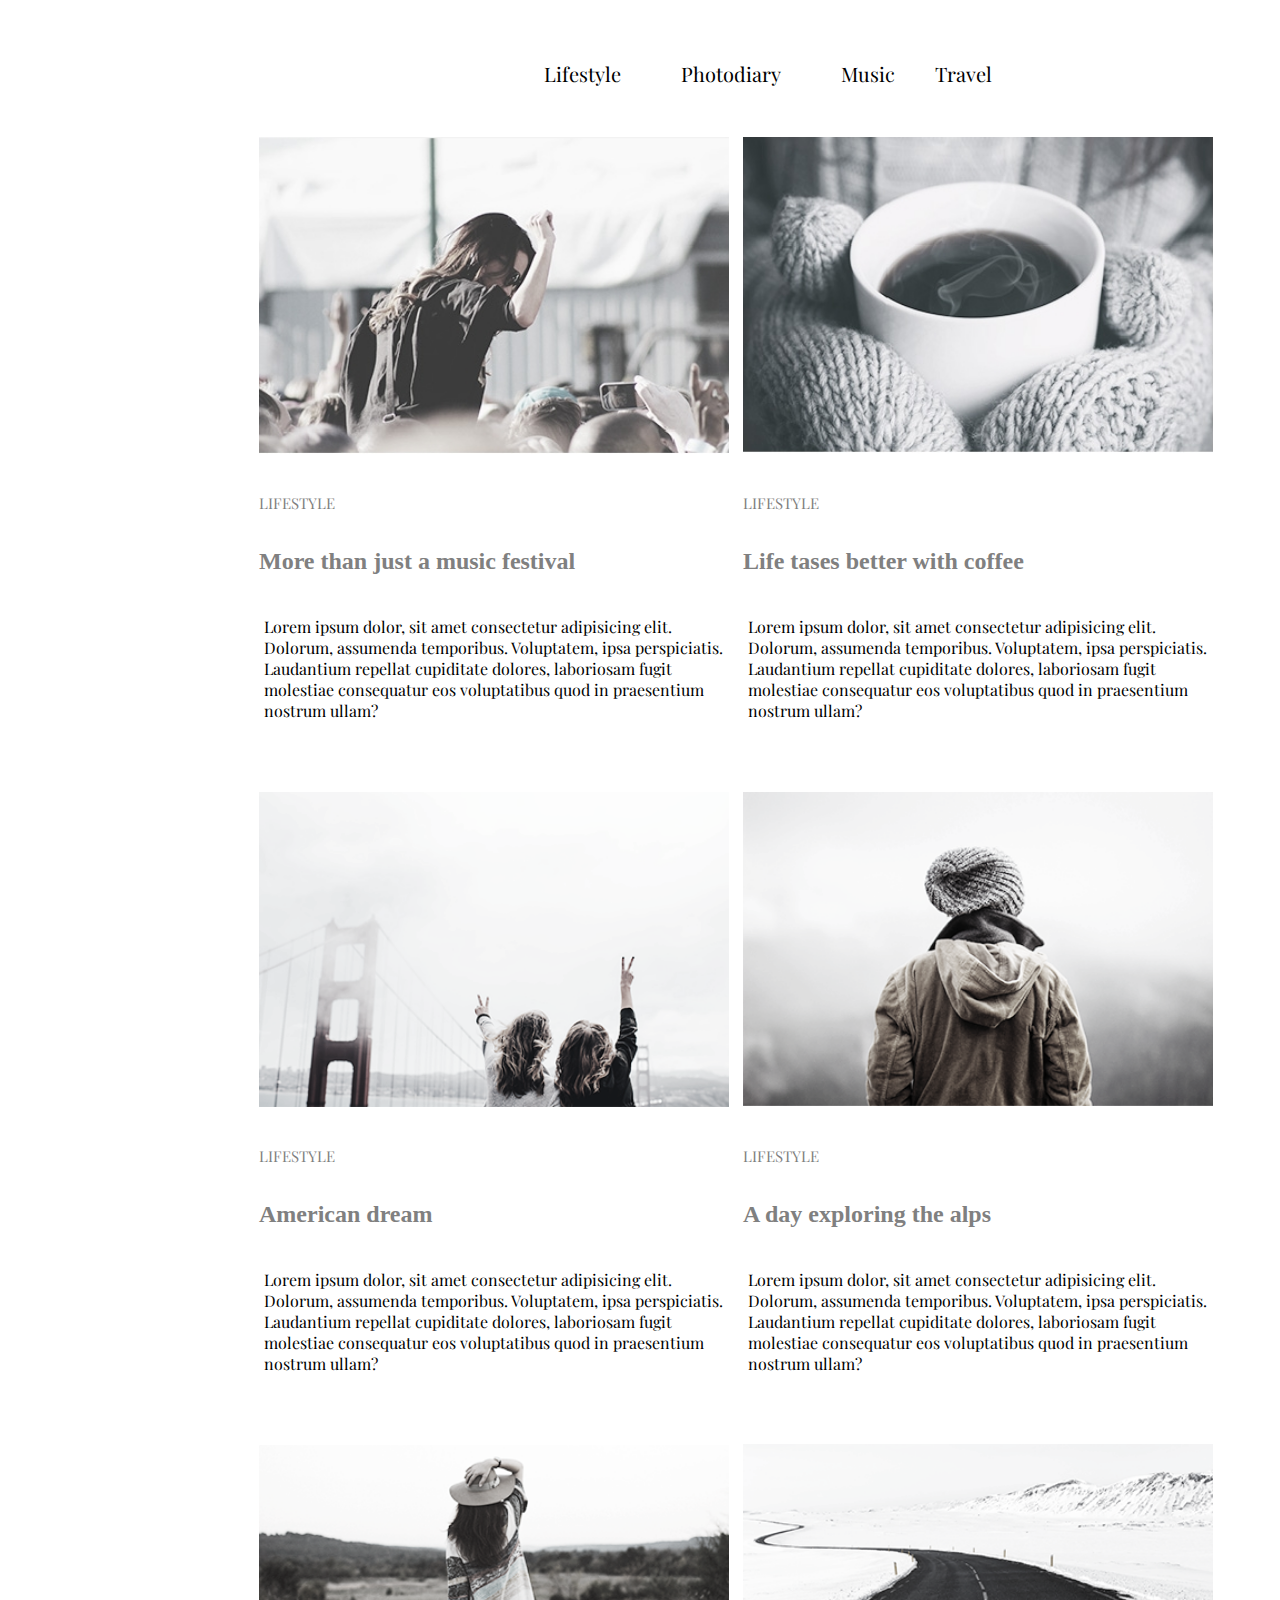
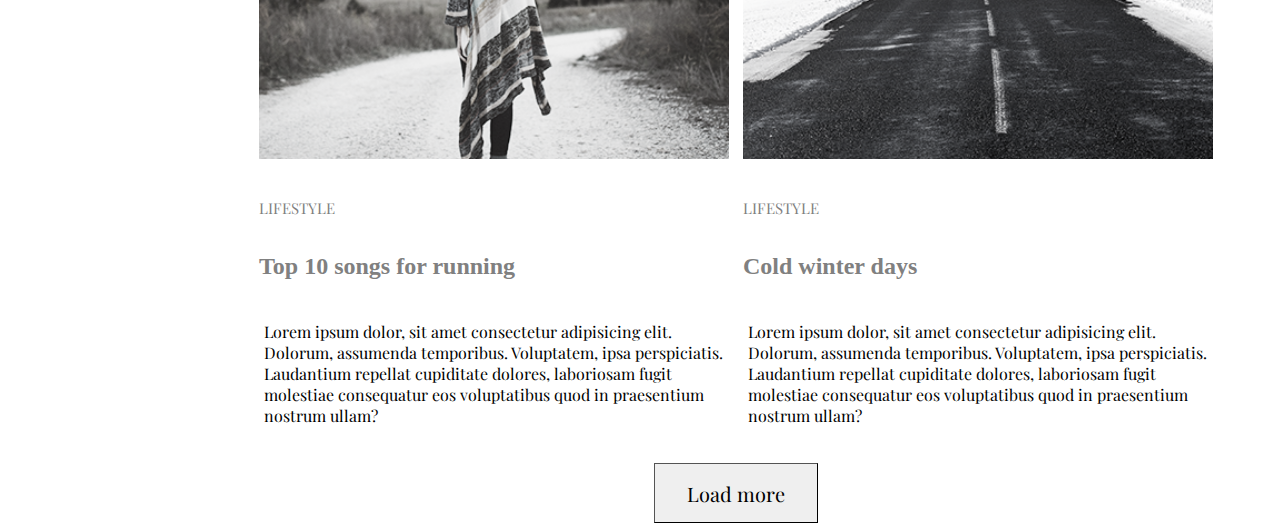
<file: goit-fe-course/index.html>
<!DOCTYPE html>
<html lang="en">
<head>
    <meta charset="UTF-8">
    <meta name="viewport" content="width=device-width, initial-scale=1.0">
    <meta http-equiv="X-UA-Compatible" content="ie=edge">
    <title>Document</title>
    <link rel="stylesheet" href="index.css">
</head>
<body>
    <p class="container"><container>
    <div class="menu">
        <ul>
     <li><p class="color" id="firstmenu">Lifestyle</p></li>
     <li><p class="color">Photodiary</p></li>
     <li><p class="color">Music</p></li>
    <li><p class="color" id="lastmenu">Travel</p></li>
        </ul>
        </div>
        <div class="list">
            <img src="./img/1.png" class="lifestylepng" width="470px">
            <p class="lifestyle">LIFESTYLE</p>
            <h2 class="title">More than just a music festival</h2>
            <p class="text">Lorem ipsum dolor, sit amet consectetur adipisicing elit. Dolorum, assumenda temporibus. Voluptatem, ipsa perspiciatis. Laudantium repellat cupiditate dolores, laboriosam fugit molestiae consequatur eos voluptatibus quod in praesentium nostrum ullam?</p>
            </div>
            <div class="list2">
                <img src="./img/2.png" class="lifestylepng2"  id="lspng2" width="470px">
                <p class="lifestyle2">LIFESTYLE</p>
                <h2 class="title2">Life tases better with coffee</h2>
                <p class="text2">Lorem ipsum dolor, sit amet consectetur adipisicing elit. Dolorum, assumenda temporibus. Voluptatem, ipsa perspiciatis. Laudantium repellat cupiditate dolores, laboriosam fugit molestiae consequatur eos voluptatibus quod in praesentium nostrum ullam?</p>
            </div>

                 
            <div class="list">
                <img src="./img/3.png" class="lifestylepng3" width="470px">
            <p class="lifestyle">LIFESTYLE</p>
            <h2 class="title">American dream</h2>
            <p class="text2">Lorem ipsum dolor, sit amet consectetur adipisicing elit. Dolorum, assumenda temporibus. Voluptatem, ipsa perspiciatis. Laudantium repellat cupiditate dolores, laboriosam fugit molestiae consequatur eos voluptatibus quod in praesentium nostrum ullam?</p>
            </div>
            <div class="list2">
                <img src="./img/4.png" class="lifestylepng4" id="lspng4" width="470px">
                <p class="lifestyle2">LIFESTYLE</p>
                <h2 class="title2">A day exploring the alps</h2>
                <p class="text2">Lorem ipsum dolor, sit amet consectetur adipisicing elit. Dolorum, assumenda temporibus. Voluptatem, ipsa perspiciatis. Laudantium repellat cupiditate dolores, laboriosam fugit molestiae consequatur eos voluptatibus quod in praesentium nostrum ullam?</p>
            </div>
            <div class="list">
                <img src="./img/5.png" class="lifestylepng3" width="470px">
            <p class="lifestyle">LIFESTYLE</p>
            <h2 class="title">Top 10 songs for running</h2>
            <p class="text2">Lorem ipsum dolor, sit amet consectetur adipisicing elit. Dolorum, assumenda temporibus. Voluptatem, ipsa perspiciatis. Laudantium repellat cupiditate dolores, laboriosam fugit molestiae consequatur eos voluptatibus quod in praesentium nostrum ullam?</p>
            </div>
            <div class="list2">
                <img src="./img/6.png" class="lifestylepng4" id="lifestylepng4" width="470px">
                <p class="lifestyle2">LIFESTYLE</p>
                <h2 class="title2">Cold winter days</h2>
                <p class="text2">Lorem ipsum dolor, sit amet consectetur adipisicing elit. Dolorum, assumenda temporibus. Voluptatem, ipsa perspiciatis. Laudantium repellat cupiditate dolores, laboriosam fugit molestiae consequatur eos voluptatibus quod in praesentium nostrum ullam?</p>
            </div>
            </container></p>
            <button class="button">Load more</button>
</body>
</html>
</file>
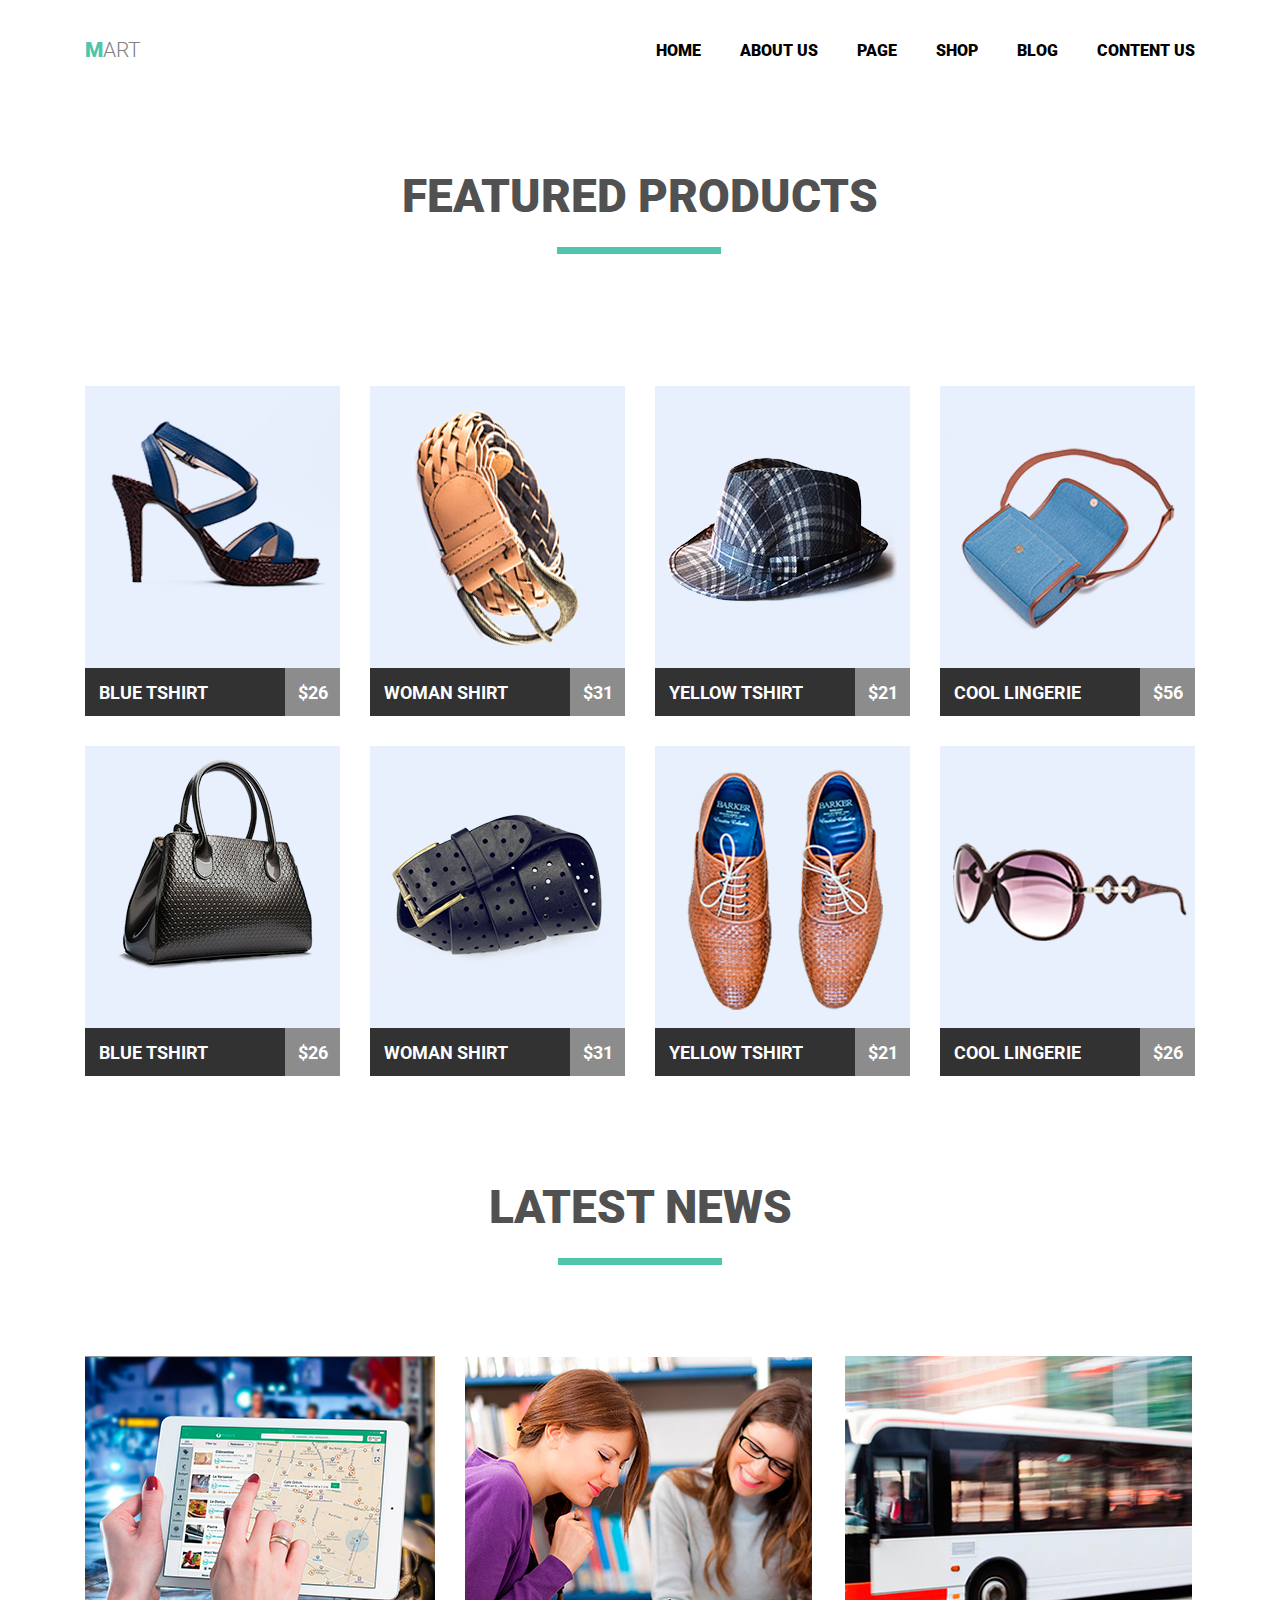
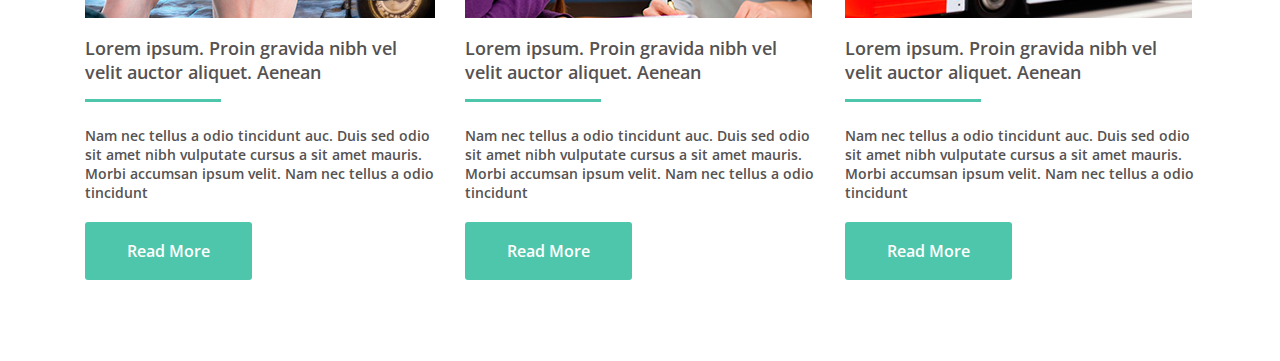
<file: hm-4/index.html>
<!DOCTYPE html>
<html lang="en">
<head>
  <meta charset="UTF-8">
  <meta name="viewport" content="width=device-width, initial-scale=1.0">
  <meta http-equiv="X-UA-Compatible" content="ie=edge">
  <link rel="stylesheet" href="./style.css">
  <title>Document</title>
</head>
<body>
  <header class="page-head container">
  <nav class="page-nav" >
    <h1 class="logo" >mart</h1>
    <ul class="site-navigation" >
      <li><a href="">home</a></li>
      <li><a href="">about us</a></li>
      <li><a href="">page</a></li>
      <li><a href="">shop</a></li>
      <li><a href="">blog</a></li>
      <li><a href="">content us</a></li>
    </ul>
 </nav>
</header>
<main class="main container">
  <section class="shop">
  <h2 class="shop-title">featured products</h2>
  <ul class="shop-menu">
    <li class="shop-menu-item">
      <a href="" class="shop-menu-item-link">
        <img src="./img/big1.png" alt="" class="shop-menu-item-img">
          <div class="wrapper">
            <span class="product-description">blue tshirt</span>
            <span class="product-price">$26</span>
          </div>
        </a>
    </li>
    <li class="shop-menu-item">
      <a href="" class="shop-menu-item-link">
        <img src="./img/big2.png" alt="" class="shop-menu-item-img">
          <div class="wrapper">
            <span class="product-description">woman shirt</span>
            <span class="product-price">$31</span>
          </div>
        </a>
    </li>
    <li class="shop-menu-item">
      <a href="" class="shop-menu-item-link">
        <img src="./img/big3.png" alt="" class="shop-menu-item-img">
          <div class="wrapper">
            <span class="product-description">yellow tshirt</span>
            <span class="product-price">$21</span>
          </div>
        </a>
    </li>
    <li class="shop-menu-item">
      <a href="" class="shop-menu-item-link">
        <img src="./img/big4.png" alt="" class="shop-menu-item-img">
          <div class="wrapper">
            <span class="product-description">cool lingerie</span>
            <span class="product-price">$56</span>
          </div>
        </a>
    </li>
    <li class="shop-menu-item">
      <a href="" class="shop-menu-item-link">
        <img src="./img/big5.png" alt="" class="shop-menu-item-img">
          <div class="wrapper">
            <span class="product-description">blue tshirt</span>
            <span class="product-price">$26</span>
          </div>
        </a>
    </li>
    <li class="shop-menu-item">
      <a href="" class="shop-menu-item-link">
        <img src="./img/big6.png" alt="" class="shop-menu-item-img">
          <div class="wrapper">
            <span class="product-description">woman shirt</span>
            <span class="product-price">$31</span>
          </div>
        </a>
    </li>
    <li class="shop-menu-item">
      <a href="" class="shop-menu-item-link">
        <img src="./img/big7.png" alt="" class="shop-menu-item-img">
          <div class="wrapper">
              <span class="product-description">yellow tshirt</span>
              <span class="product-price">$21</span>
          </div>
        </a>
    </li>
    <li class="shop-menu-item">
      <a href="" class="shop-menu-item-link">
        <img src="./img/big8.png" alt="" class="shop-menu-item-img">
          <div class="wrapper">
            <span class="product-description">cool lingerie</span>
            <span class="product-price">$26</span>
          </div>
        </a>
    </li>
  </ul>
</section>
<section class="footer container">
    <h2 class="footer-title">latest news</h2>
    <ul class="footer-menu">
      <li class="footer-menu-item">
        <img src="./img/big9.png" alt="pictures" class="footer-menu-item-img">
          <p class="footer-p">Lorem ipsum. Proin gravida nibh vel velit auctor aliquet. Aenean</p>
          <p class="footer-p-1">Nam nec tellus a odio tincidunt auc. Duis sed odio sit amet nibh vulputate cursus a sit amet mauris. Morbi accumsan ipsum velit. Nam nec tellus a odio tincidunt</p>
          <button class="footer-button">Read More</button>
      </li>
      <li class="footer-menu-item">
        <img src="./img/big10.png" alt="pictures" class="footer-menu-item-img">
          <p class="footer-p">Lorem ipsum. Proin gravida nibh vel velit auctor aliquet. Aenean</p>
          <p class="footer-p-1">Nam nec tellus a odio tincidunt auc. Duis sed odio sit amet nibh vulputate cursus a sit amet mauris. Morbi accumsan ipsum velit. Nam nec tellus a odio tincidunt</p>
          <button class="footer-button">Read More</button>
      </li>
      <li class="footer-menu-item">
        <img src="./img/big11.png" alt="pictures" class="footer-menu-item-img">
          <p class="footer-p">Lorem ipsum. Proin gravida nibh vel velit auctor aliquet. Aenean</p>
          <p class="footer-p-1">Nam nec tellus a odio tincidunt auc. Duis sed odio sit amet nibh vulputate cursus a sit amet mauris. Morbi accumsan ipsum velit. Nam nec tellus a odio tincidunt</p>
          <button class="footer-button">Read More</button>
      </li>
    </ul>
</section>
</main>  
</body>
</html>
</file>
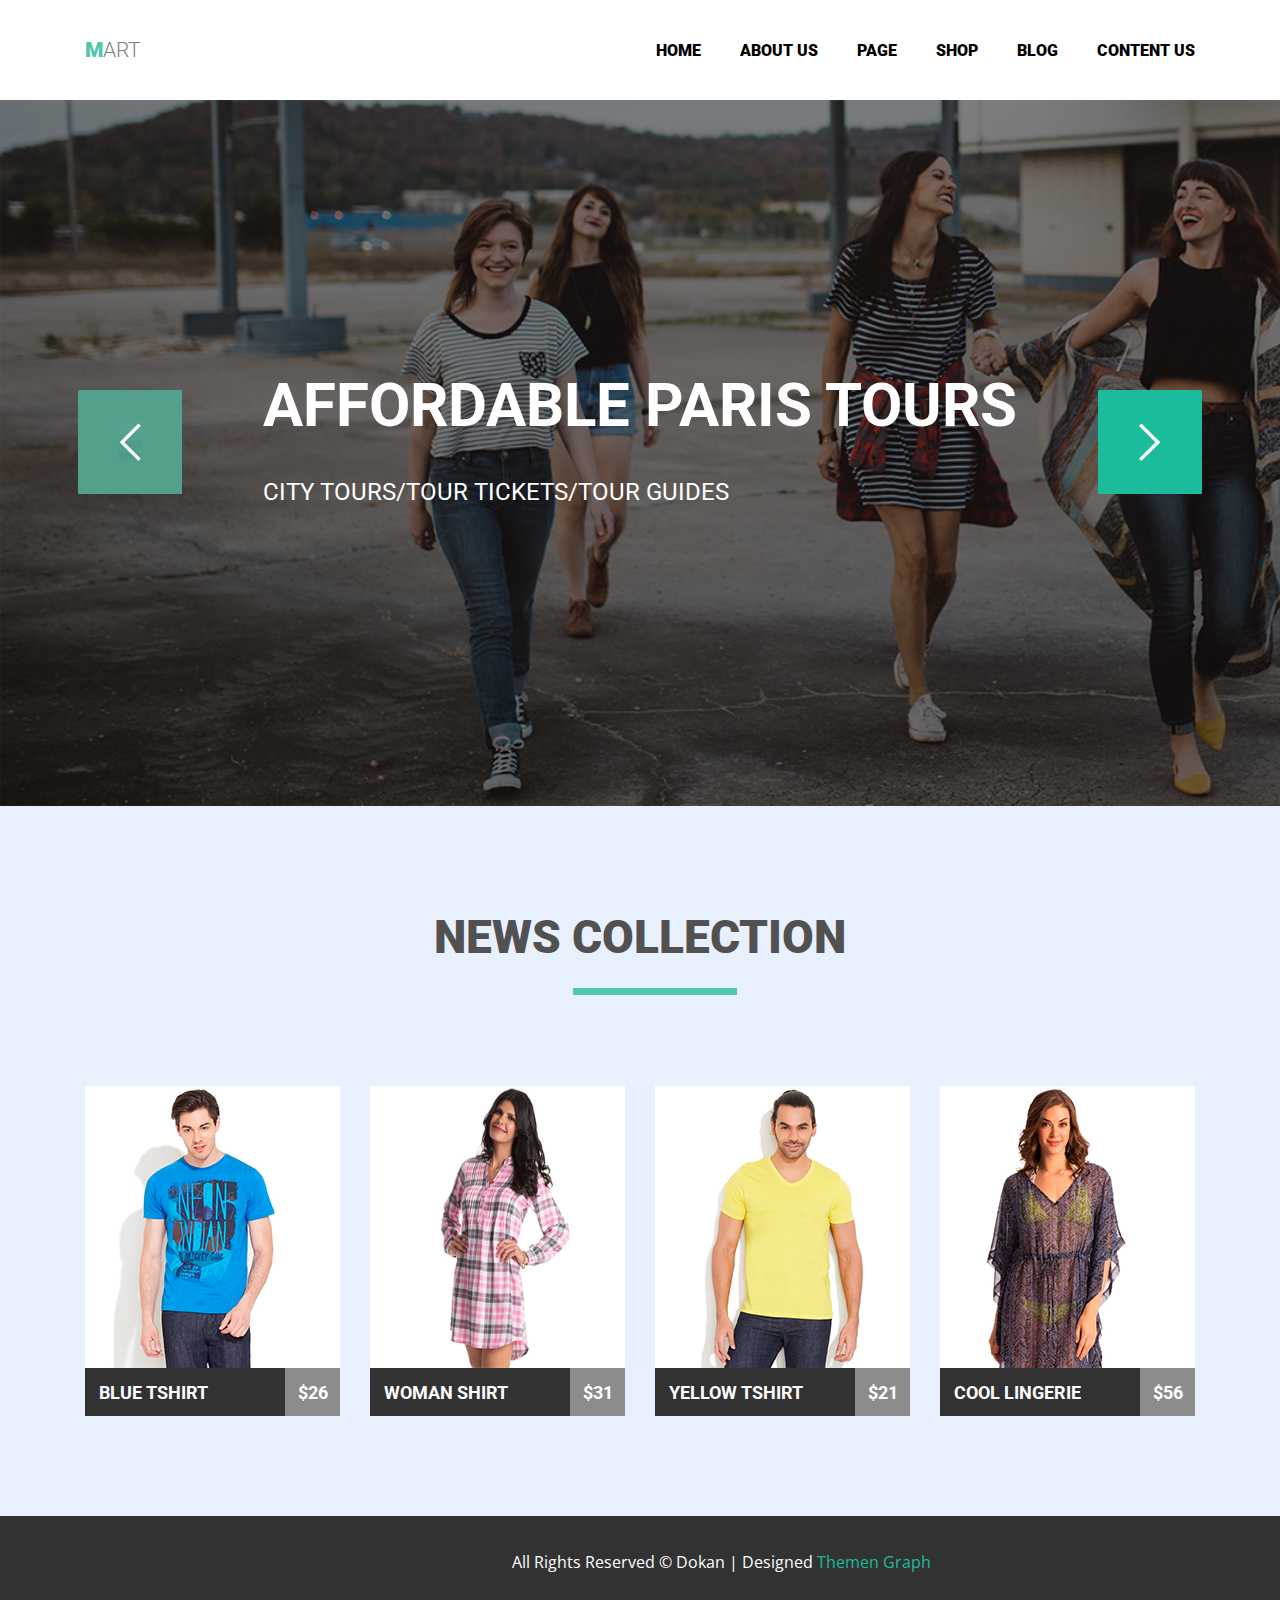
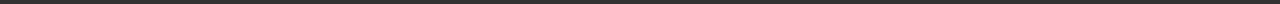
<file: hm-5/index.html>
<!DOCTYPE html>
<html lang="en">
<head>
  <meta charset="UTF-8">
  <meta name="viewport" content="width=device-width, initial-scale=1.0">
  <meta http-equiv="X-UA-Compatible" content="ie=edge">
  <link rel="stylesheet" href="./css/style.css">
  <title>Document</title>
</head>
<body>
  <header class="page-head container">
  <nav class="page-nav" >
    <h1 class="logo" >mart</h1>
    <ul class="site-navigation" >
      <li><a href="">home</a></li>
      <li><a href="">about us</a></li>
      <li><a href="">page</a></li>
      <li><a href="">shop</a></li>
      <li><a href="">blog</a></li>
      <li><a href="">content us</a></li>
    </ul>
 </nav>
</header>
<main class="main">
  <section class="shop">
      <div class="shop-wrapper">
          <h2 class="shop-description">affordable paris tours</h2>
          <p class="shop-text">city tours/tour tickets/tour guides</p>
      </div>
</section>
<section class="pre-footer">
    <section class="footer container">
    <h2 class="footer-title">news collection</h2>
    <ul class="footer-menu">
      <li class="footer-menu-item">
            <a href="" class="footer-menu-item-link">
                <img src="./img/liq1.png" alt="pictures" class="footer-menu-item-img">
                <div class="wrapper">
                    <span class="product-description">blue tshirt</span>
                    <span class="product-price">$26</span>
            </div>
            <div class="all">
                <div class="hidden-menu">
                <ul class="hidden-ul">
                  <li class="hidden-li"><button class="b-img"></button></li>
                  <li class="hidden-li"><button class="b-img"></button></li>
                  <li class="hidden-li"><button class="b-img"></button></li>
                </ul>
                <div class="invintebel"><img src="./img/truck.png" alt=""
                  class="img-invintebel"><p class="invintebel-p">ADD TO CART</p></div>
              </div>
            </div>
          </a>
      </li>
      <li class="footer-menu-item">
            <a href="" class="footer-menu-item-link">
                <img src="./img/liq2.png" width="255" height="282" alt="pictures" class="footer-menu-item-img">
                <div class="wrapper">
                    <span class="product-description">woman shirt</span>
                    <span class="product-price">$31</span>
             </div>
             <div class="all">
                <div class="hidden-menu">
                <ul class="hidden-ul">
                  <li class="hidden-li"><img src="./img/heart.png" alt="" class="b-img"></li>
                  <li class="hidden-li"><img src="./img/sight.png" alt="" class="b-img"></li>
                  <li class="hidden-li"><img src="./img/clock.png" alt="" class="b-img"></li>
                </ul>
                <div class="invintebel">
                  <img src="./img/truck.png" alt=""
                  class="img-invintebel"><p class="invintebel-p">ADD TO CART</p></div>
              </div>
            </div>
           </a>
      </li>
      <li class="footer-menu-item">
            <a href="" class="footer-menu-item-link">
                 <img src="./img/liq3.png" alt="pictures" class="footer-menu-item-img">
                 <div class="wrapper">
                     <span class="product-description">yellow tshirt</span>
                     <span class="product-price">$21</span>
             </div>
             <div class="all">
                <div class="hidden-menu">
                <ul class="hidden-ul">
                  <li class="hidden-li"><img src="./img/heart.png" alt="" class="b-img"></li>
                  <li class="hidden-li"><img src="./img/sight.png" alt="" class="b-img"></li>
                  <li class="hidden-li"><img src="./img/clock.png" alt="" class="b-img"></li>
                </ul>
                <div class="invintebel">
                  <img src="./img/truck.png" alt=""
                  class="img-invintebel"><p class="invintebel-p">ADD TO CART</p></div>
              </div>
            </div>
           </a>
      </li>
      <li class="footer-menu-item">
            <a href="" class="footer-menu-item-link">
                <img src="./img/liq4.png" alt="pictures" class="footer-menu-item-img">
                <div class="wrapper">
                    <span class="product-description">cool lingerie</span>
                    <span class="product-price">$56</span>
             </div>
             <div class="all">
                <div class="hidden-menu">
                <ul class="hidden-ul">
                  <li class="hidden-li"><img src="./img/heart.png" alt="" class="b-img"></li>
                  <li class="hidden-li"><img src="./img/sight.png" alt="" class="b-img"></li>
                  <li class="hidden-li"><img src="./img/clock.png" alt="" class="b-img"></li>
                </ul>
                <div class="invintebel">
                  <img src="./img/truck.png" alt=""
                  class="img-invintebel"><p class="invintebel-p">ADD TO CART</p></div>
              </div>
            </div>
           </a>
      </li>
    </ul>
</section>
</section>
<footer class="stripe">
  <div class="container-footer">
    <p class="text">All Rights Reserved © Dokan | Designed</p>
    <p class="green">Themen Graph</p>
  </div>
</footer>
</main>  
</body>
</html>
</file>
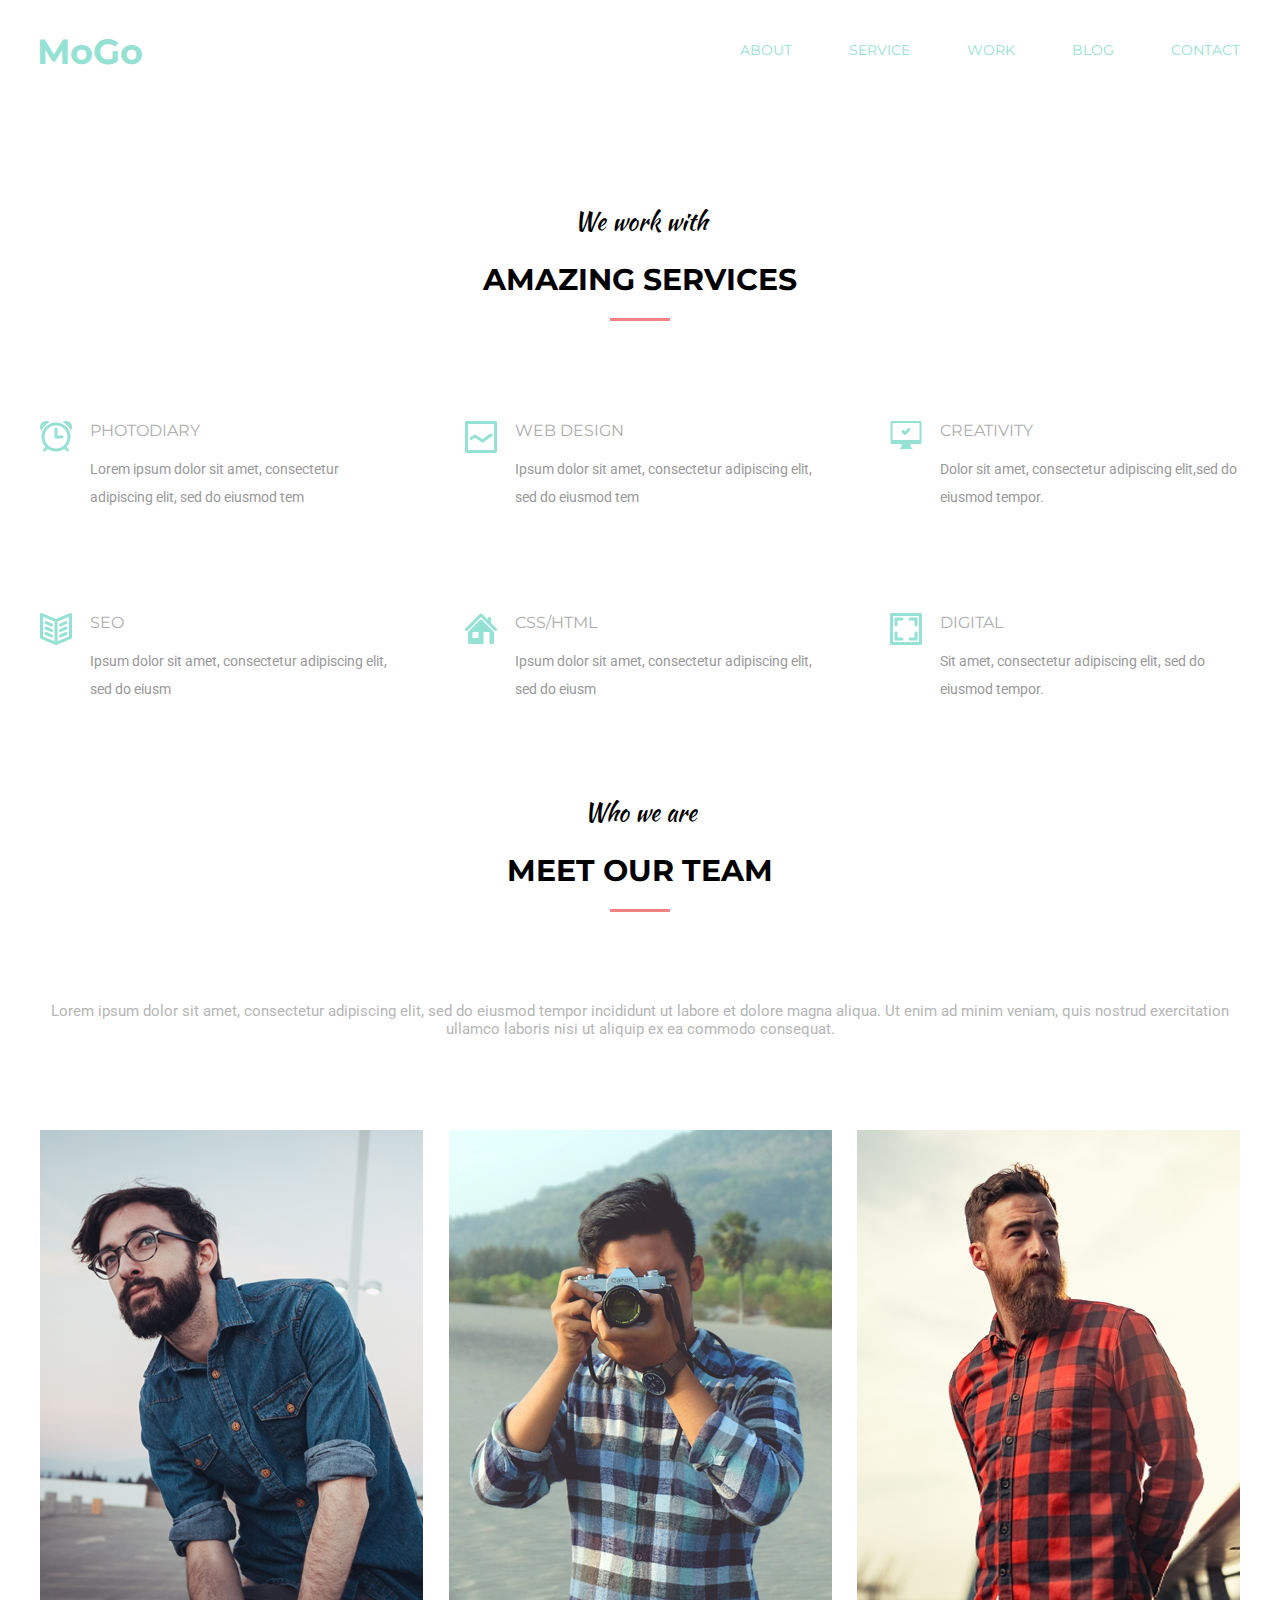
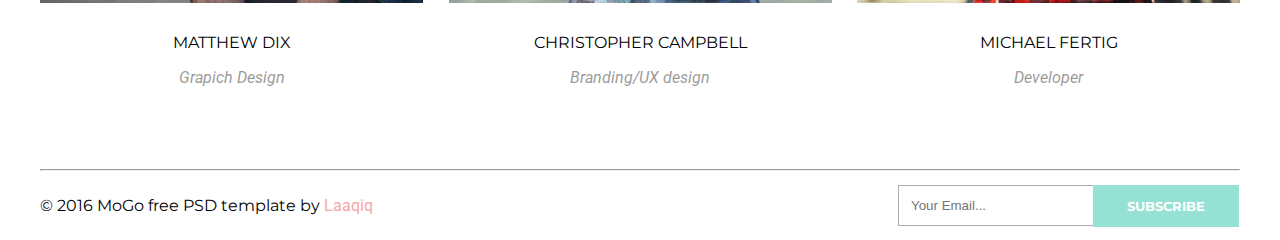
<file: hm-6/index.html>
<!DOCTYPE html>
<html lang="en">
<head>
    <meta charset="UTF-8">
    <meta name="viewport" content="width=device-width, initial-scale=1.0">
    <meta http-equiv="X-UA-Compatible" content="ie=edge">
    <link rel="stylesheet" href="./css/style.css">
    <title>Document</title>
</head>
<body>
    <header class="page-head container">
        <nav class="page-nav">
            <h1 class="logo">MoGo</h1>
                <ul class="site-navigation">
                    <li class="item"><a href="" class="item-link">about<div class="stripe_01"></div></a></li>
                    <li class="item"><a href="" class="item-link">service<div class="stripe_02"></div></a></li>
                    <li class="item"><a href="" class="item-link">work<div class="stripe_03"></div></a></li>
                    <li class="item"><a href="" class="item-link">blog<div class="stripe_04"></div></a></li>
                    <li class="item"><a href="" class="item-link">contact<div class="stripe_05"></div></a></li>
                </ul>
        </nav>
    </header>
    <main class="mainer container">
        <section>
                <p class="serv">We work with</p>
                <h3 class="zagolovok">amazing services</h3>
            <ul class="site-content">
                <li class="item-content">
                    <img src="./img/Alarm.png" alt="Alarm" class="item-img">
                        <p class="p-mainer">photodiary</p>
                        <p class="p-com">Lorem ipsum dolor sit amet, consectetur adipiscing elit, sed do eiusmod tem</p>
                </li>
                <li class="item-content">
                    <img src="./img//Line_Graph.png" alt="Line_Graph" class="item-img">
                        <p class="p-mainer">web design</p>
                        <p class="p-com">Ipsum dolor sit amet, consectetur adipiscing elit, sed do eiusmod tem</p>
                </li>
                <li class="item-content">
                    <img src="./img/Computer.png" alt="Computer" class="item-img">
                        <p class="p-mainer">creativity</p>
                        <p class="p-com">Dolor sit amet, consectetur adipiscing elit,sed do eiusmod tempor.</p>
                </li>
                <li class="item-content">
                    <img src="./img/Book.png" alt="Book" class="item-img">
                        <p class="p-mainer">seo</p>
                        <p class="p-com">Ipsum dolor sit amet, consectetur adipiscing elit, sed do eiusm</p>
                </li>
                <li class="item-content">
                    <img src="./img/Home.png" alt="Home" class="item-img">
                        <p class="p-mainer">css/html</p>
                        <p class="p-com">Ipsum dolor sit amet, consectetur adipiscing elit, sed do eiusm</p>
                </li>
                <li class="item-content">
                    <img src="./img/Image.png" alt="Image" class="item-img">
                        <p class="p-mainer">digital</p>
                        <p class="p-com">Sit amet, consectetur adipiscing elit, sed do eiusmod tempor.</p>
                </li>
            </ul>
        </section>
        <section>
                <p class="footer-serv">Who we are</p>
                <h3 class="footer-zagolovok">meet our team</h3>
                <p class="nothing">Lorem ipsum dolor sit amet, consectetur adipiscing elit, sed do eiusmod tempor incididunt ut labore et dolore magna aliqua. Ut enim ad minim veniam, quis nostrud exercitation ullamco laboris nisi ut aliquip ex ea commodo consequat.</p>
            <ul class="side-bar">
                <li class="side-bar-item">
                    <div class="all">
                      <img src="./img/f-men.png" alt="" class="f-men">
                        <div class="hidden-menu">
                            <ul class="hidden-ul">
                                <li class="hidden-li"><a href=""><img src="./img/facebook.png" alt="" class="f-img-1"></a></li>
                                <li class="hidden-li"><a href=""><img src="./img/twitter.png" alt="" class="f-img-2"></a></li>
                                <li class="hidden-li"><a href=""><img src="./img/pinterest.png" alt="" class="f-img-3"></a></li>
                                <li class="hidden-li"><a href=""><img src="./img/instagram.png" alt="" class="f-img-4"></a></li>
                            </ul>
                        </div>
                    </div>
                    <p class="name">matthew dix</p>
                    <p class="skills">Grapich Design</p>
                </li>
                <li class="side-bar-item">
                    <div class="all">
                      <img src="./img/s-men.png" alt="" class="f-men">
                        <div class="hidden-menu">
                            <ul class="hidden-ul">
                                    <li class="hidden-li"><a href=""><img src="./img/facebook.png" alt="" class="f-img-1"></a></li>
                                    <li class="hidden-li"><a href=""><img src="./img/twitter.png" alt="" class="f-img-2"></a></li>
                                    <li class="hidden-li"><a href=""><img src="./img/pinterest.png" alt="" class="f-img-3"></a></li>
                                    <li class="hidden-li"><a href=""><img src="./img/instagram.png" alt="" class="f-img-4"></a></li>
                             </ul>
                        </div>
                    </div>
                    <p class="name">christopher campbell</p>
                    <p class="skills">Branding/UX design</p>
                </li>
                <li class="side-bar-item">
                    <div class="all">
                      <img src="./img/t-men.png" alt="" class="f-men">
                        <div class="hidden-menu">
                            <ul class="hidden-ul">
                                    <li class="hidden-li"><a href=""><img src="./img/facebook.png" alt="" class="f-img-1"></a></li>
                                    <li class="hidden-li"><a href=""><img src="./img/twitter.png" alt="" class="f-img-2"></a></li>
                                    <li class="hidden-li"><a href=""><img src="./img/pinterest.png" alt="" class="f-img-3"></a></li>
                                    <li class="hidden-li"><a href=""><img src="./img/instagram.png" alt="" class="f-img-4"></a></li>
                            </ul>
                        </div>
                        </div>
                        <p class="name">michael fertig</p>
                        <p class="skills">Developer</p>
                    </li>
            </ul>
        </section>
    </main>
    <footer class="footer container">
            <hr>
            <p class="footer-text">© 2016 MoGo free PSD template by</p>
            <p class="pink">Laaqiq</p>
            <form class="help">
                <input type="search" name="text" placeholder="Your Email..." class="search">
                <input type="submit" value="subscribe" class="talest">
            </form>
    </footer>
</body>
</html>
</file>
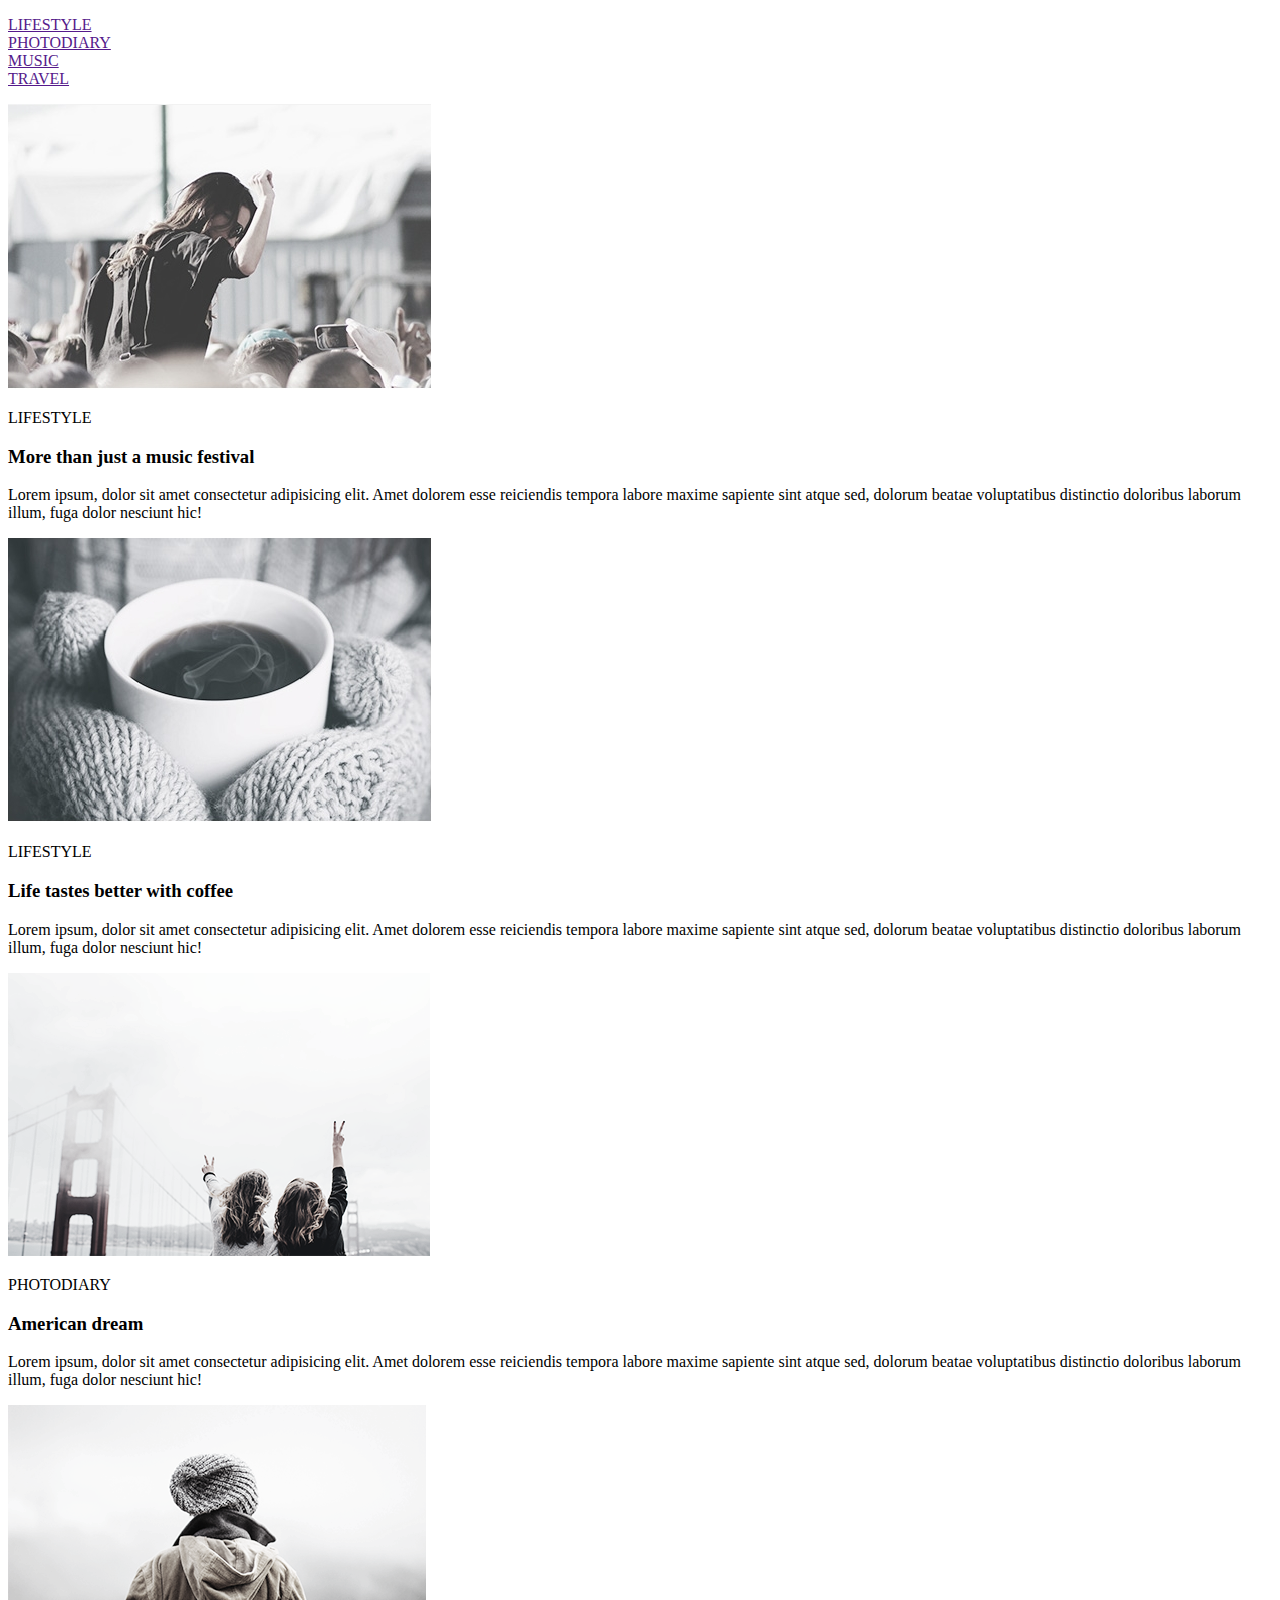
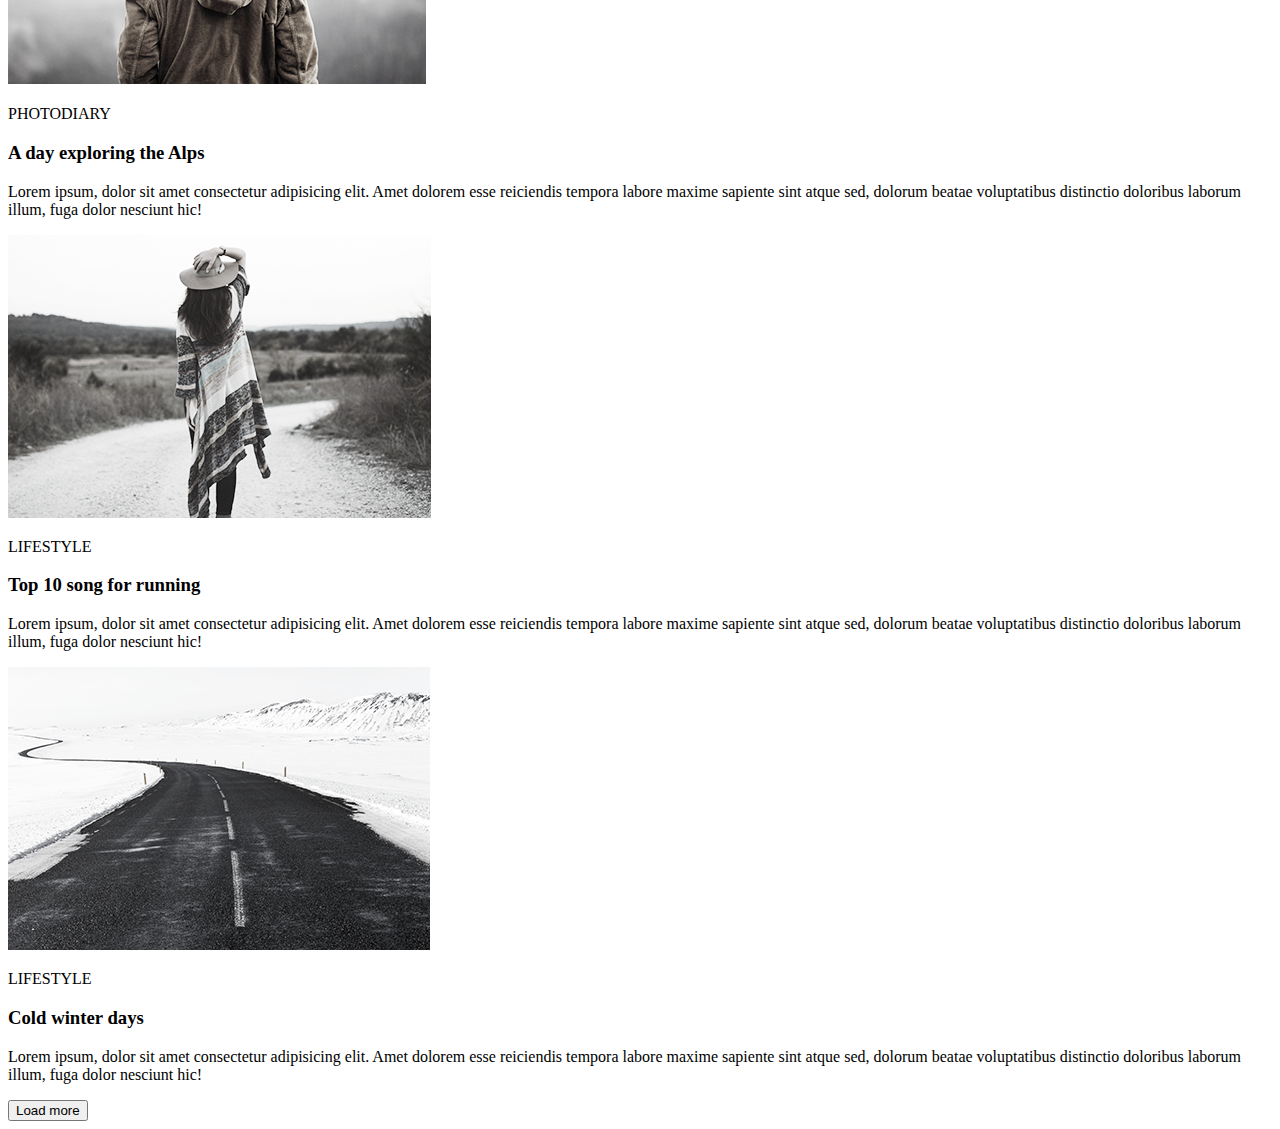
<file: hm1-2/index.html>
<!DOCTYPE html>
<html lang="en">
<head>
    <meta charset="UTF-8">
    <meta name="viewport" content="width=device-width, initial-scale=1.0">
    <meta http-equiv="X-UA-Compatible" content="ie=edge">
    <title>homework-01</title>
    <style>
        ul {
            margin-left: -40px;
            list-style: none;
        }
        
    </style>
</head>
<body>
    <header>
    <nav>
    <ul>
        <li><a href="">LIFESTYLE</a></li>
        <li><a href="">PHOTODIARY</a></li>
        <li><a href="">MUSIC</a></li>
        <li><a href="">TRAVEL</a></li>
    </ul>
    </nav>
    </header>
    <main>
    <section>
    <ul>
     <li>
     <img src="./img/1.png"  alt="">
      <p>LIFESTYLE</p>
      <h3>More than just a music festival</h3>
      <p>Lorem ipsum, dolor sit amet consectetur adipisicing elit. Amet dolorem esse reiciendis tempora labore maxime sapiente sint atque sed, dolorum beatae voluptatibus distinctio doloribus laborum illum, fuga dolor nesciunt hic!</p>
     </li>
     <li>
     <img src="./img/2.png" alt="">
      <p>LIFESTYLE</p>
      <h3>Life tastes better with coffee</h3>
      <p>Lorem ipsum, dolor sit amet consectetur adipisicing elit. Amet dolorem esse reiciendis tempora labore maxime sapiente sint atque sed, dolorum beatae voluptatibus distinctio doloribus laborum illum, fuga dolor nesciunt hic!</p>
     </li>
     <li>
     <img src="./img/3.png" alt="">
      <p>PHOTODIARY</p>
      <h3>American dream</h3>
      <p>Lorem ipsum, dolor sit amet consectetur adipisicing elit. Amet dolorem esse reiciendis tempora labore maxime sapiente sint atque sed, dolorum beatae voluptatibus distinctio doloribus laborum illum, fuga dolor nesciunt hic!</p>
     </li>
     <li>
     <img src="./img/4.png" alt="">
      <p>PHOTODIARY</p>
      <h3>A day exploring the Alps</h3>
      <p>Lorem ipsum, dolor sit amet consectetur adipisicing elit. Amet dolorem esse reiciendis tempora labore maxime sapiente sint atque sed, dolorum beatae voluptatibus distinctio doloribus laborum illum, fuga dolor nesciunt hic!</p>
     </li>
     <li>
      <img src="./img/5.png" alt="">
      <p>LIFESTYLE</p>
      <h3>Top 10 song for running</h3>
      <p>Lorem ipsum, dolor sit amet consectetur adipisicing elit. Amet dolorem esse reiciendis tempora labore maxime sapiente sint atque sed, dolorum beatae voluptatibus distinctio doloribus laborum illum, fuga dolor nesciunt hic!</p>
     </li>
     <li>
      <img src="./img/6.png" alt="">
      <p>LIFESTYLE</p>
      <h3>Cold winter days</h3>
      <p>Lorem ipsum, dolor sit amet consectetur adipisicing elit. Amet dolorem esse reiciendis tempora labore maxime sapiente sint atque sed, dolorum beatae voluptatibus distinctio doloribus laborum illum, fuga dolor nesciunt hic!</p>
    </li>
    </ul>
      <button>Load more</button>
    </section>
    </main>
</body>
</html>
</file>
<file: goit-fe-course/index.css>
@import url('https://fonts.googleapis.com/css?family=Playfair+Display');
.color:hover {
        color: blueviolet;
}
.color {
    float: left;
    margin: 0 40px;
    margin-left: 20px;
}
.menu {
    margin: 60px 0 70px 30%;
    width: 960px;
    font-size: 20px;
    font-family: Playfair Display;
}
.main {
    float:left;
    margin: 0 20px;
}
.first {
    float:left;
    margin: 0 20px;
}
.second {
    float:left;
    margin: 0 20px;
}
.third {
    float:left;
    margin: 0 20px;
}
.fourth {
    float:left;
    margin: 0 20px;
}
.fifth {
    float:left;
    margin: 0 20px;
}
.menu {
    margin: 60px 0 80px 30%;
    margin-bottom: 0;
}
.container {
    width: 960px;
    text-align: center;
}
.list {
    display: inline-block;
    width: 470px;
    margin-top: 50px;
}
.lifestyle {
    margin: 35px 0 35px 0;
    font-size: 15px;
    color: grey;
    text-align: left;
    font-family: Playfair Display;
}
.title {
    color: grey;
    text-align: left;
}
.text {
    display: inline-block;
    width: 470px;
    padding: 5px;
    font-family: Playfair Display;
    text-align: left;
}
.list2 {
    display: inline-block;
    margin-left: 10px;
    width: 470px;
}
.lifestyle2 {
    margin: 35px 0 35px 0;
    font-size: 15px;
    color: grey;
    text-align: left;
    font-family: Playfair Display;
}
.title2 {
    color: grey;
    text-align: left;
}
.text2 {
    display: inline-block;
    width: 470px;
    padding: 5px;
    font-family: Playfair Display;
    text-align: left;
}
body {
    text-align: center;
    width: 960px;
    margin-left: 20%;
}
.container {
    text-align: center
}
#lastmenu {
    margin-right: 500px;
    margin-left: 0;
}
.lifestylepng {
    width: 470px;
}
.lifestylepng2 {
    width: 470px;
}
#firstmenu {
    margin-left: 0;
}
ul {
    list-style-type: none;
    padding-left: 0;
    margin-left: 0;
}
ul li {
    display: inline;
}
.text3 {
    width: 470px;
    padding: 5px;
    margin-right: 0;
}
.button {
    text-align: center;
    border-width: 1px;
    margin: 0;
    padding: 0;
    height: 60px;
    width: 164px;
    border-color: black;
    cursor: pointer;
    font-size: 20px;
    font-family: Playfair Display;
}
</file>
<file: hm-4/style.css>
@import url('https://fonts.googleapis.com/css?family=Open+Sans:600,700|Roboto:300,900');

* {
    box-sizing: border-box;
    margin: 0;
    padding: 0;
}

.container {
    width: 1110px;
    margin: 0 auto;
}

.page-head {
    padding-bottom: 107px;
}

.page-nav {
    display: flex;
    justify-content: space-between;
    align-items: center;
    padding: 38px 0 0 0;
}

.logo {
    display: inline-block;
    text-transform: uppercase;
    font-family: 'Roboto', sans-serif;
    font-weight: 300;
    font-size: 21px;
    color: gray;
}

.logo::first-letter {
    font-family: 'Roboto', sans-serif;
    font-weight: 900;
    color: #4ec6ab;
}

.site-navigation {
    font-family: 'Roboto', sans-serif;
    display: inline-block;
    list-style: none;
}

.site-navigation li {
    font-weight: 900;
    text-transform: uppercase;
    display: inline-block;
    margin-right: 35px;
}

.site-navigation li:last-child {
    margin-right: 0;

}

.site-navigation a:hover,
.site-navigation a:focus {
    color: #4ec6ab;
}

.site-navigation a {
    text-decoration: none;
    color: black;
}

.shop-title {
    font-family: 'Roboto', sans-serif;
    text-transform: uppercase;
    font-size: 46px;
    font-weight: 900;
    color: #515151;
    width: 477px;
    margin: 0 auto;
    position: relative;
    text-align: center;
    padding-bottom: 133px;
}

.shop-title::before {
    content: "";
    display: block;
    position: absolute;
    width: 164px;
    height: 7px;
    background-color: #4ec6ab;
    top: 78px;
    left: 155px;
}

.shop-menu {
    list-style: none;
}

.shop-menu-item {
    width: 255px;
    display: inline-block;
    margin-top: 30px;
    margin-right: 26px;
}

.shop-menu-item:nth-child(4n) {
    margin-right: 0;
}

.shop-menu-item-link {
    text-transform: uppercase;
    text-decoration: none;
}

.wrapper {
    margin-top:-4px;
    font-size: 0;
}

.product-description {
    display: inline-block;
    padding: 14px 0 13px 14px;
    width: 200px;
    font-family: 'Roboto', sans-serif;
    text-transform: uppercase;
    font-size: 18px;
    font-weight: 700;
    background-color: #323232;
    color: white;

}

.product-price {
    display: inline-block;
    padding: 14px 0 13px 0;
    width: 55px;
    font-family: 'Roboto', sans-serif;
    font-size: 18px;
    font-weight: 700;
    background-color: #8c8c8c;
    color: white;
    text-align: center;
}

.shop-menu-item:hover  .product-description {
    background-color: #1abc9c;
}

.shop-menu-item:hover  .product-price {
    background-color: #7fd9c7;
}

/*footer*/

.footer-title {
    font-family: 'Roboto', sans-serif;
    text-transform: uppercase;
    font-size: 46px;
    font-weight: 900;
    color: #515151;
    width: 305px;
    margin: 0 auto;
    position: relative;
    text-align: center;
    padding: 104px 0 122px 0;
}

.footer-title::before {
    content: "";
    display: block;
    position: absolute;
    width: 164px;
    height: 7px;
    background-color: #4ec6ab;
    top: 182px;
    left: 70px;
}

.footer-menu {
    list-style: none;
}

.footer-menu-item {
    width: 350px;
    display: inline-block;
    margin-right: 26px;
}

.footer-menu-item:last-child {
    margin-right: 0;
}
.footer-p {
    font-family: 'Open Sans', sans-serif;
    font-size: 18px;
    font-weight: 600;
    color: #555252;
    padding: 14px 0 42px 0;
    position: relative;
}

.footer-p::before {
    content: "";
    display: block;
    position: absolute;
    width: 136px;
    height: 3px;
    background-color: #4ec6ab;
    top: 77px;
    left: 0;
}

.footer-p-1 {
    font-family: 'Open Sans', sans-serif;
    font-size: 14px;
    font-weight: 600;
    color: #555252;
    padding-bottom: 20px;
}

.footer-button {
    border: none;
    border-radius: 3px;
    margin-bottom: 81px;
    padding: 18px 42px;
    background-color: #4ec6ab;
    color: white;
    font-family: 'Open Sans', sans-serif;
    font-size: 16px;
    font-weight: 600;
    cursor: pointer;
}
</file>
<file: hm-5/css/style.css>
@import url('https://fonts.googleapis.com/css?family=Open+Sans:600,700|Roboto:300,900');


* {
    box-sizing: border-box;
    margin: 0;
    padding: 0;
}

.container {
    width: 1110px;
    margin: 0 auto;
}

.page-nav {
    display: flex;
    justify-content: space-between;
    align-items: center;
    padding: 38px 0 38px 0;
}

.logo {
    display: inline-block;
    text-transform: uppercase;
    font-family: 'Roboto', sans-serif;
    font-weight: 300;
    font-size: 21px;
    color: gray;
}

.logo::first-letter {
    font-family: 'Roboto', sans-serif;
    font-weight: 900;
    color: #4ec6ab;
}

.site-navigation {
    font-family: 'Roboto', sans-serif;
    display: inline-block;
    list-style: none;
}

.site-navigation li {
    font-weight: 900;
    text-transform: uppercase;
    display: inline-block;
    margin-right: 35px;
}

.site-navigation li:last-child {
    margin-right: 0;

}

.site-navigation a:hover,
.site-navigation a:focus {
    color: #4ec6ab;
}

.site-navigation a {
    text-decoration: none;
    color: black;
}

.shop {
    width: 100%;
    background: url('../img/BIGEST1.png'), linear-gradient(to bottom, rgba(58, 58, 58, 0.6) 0%,rgba(22, 19, 18, 0.6) 100%);
    background-blend-mode: multiply;
    background-repeat: no-repeat;
    background-size: cover;
    display: flex;
    justify-content: center;
    align-items: center;
    height: auto;
}

.shop-wrapper {
    margin: 270px 0 300px 0;
}

.shop-description {
    font-family: 'Roboto', sans-serif;
    font-size: 60px;
    text-transform: uppercase;
    color: white;
    position: relative;
}

.shop-description::before {
    content: "";
    display: block;
    position: absolute;
    height: 104px;
    width: 104px;
    background-color: #53a08d;
    background-image: url("../img/m-left.png");
    background-repeat: no-repeat;
    background-position: center;
    left: -185px;
    top: 20px;
    cursor: pointer;
    border-radius: 1px; 
}

.shop-description::after {
    content: "";
    display: block;
    position: absolute;
    height: 104px;
    width: 104px;
    background-color: #1abc9c;
    background-image: url("../img/m-right.png");
    background-repeat: no-repeat;
    background-position: center;
    right: -185px;
    top: 20px;
    cursor: pointer;
    border-radius: 1px;
}

.shop-text {
    font-family: 'Roboto', sans-serif;
    font-size: 24px;
    text-transform: uppercase;
    color: white;
    padding: 37px 0 0 0;
}

.wrapper {
    margin-top:-4px;
    font-size: 0;
    margin-bottom: 100px;
}

.product-description {
    display: inline-block;
    padding: 14px 0 13px 14px;
    width: 200px;
    font-family: 'Roboto', sans-serif;
    text-transform: uppercase;
    font-size: 18px;
    font-weight: 700;
    background-color: #323232;
    color: white;
}

.product-price {
    display: inline-block;
    padding: 14px 0 13px 0;
    width: 55px;
    font-family: 'Roboto', sans-serif;
    font-size: 18px;
    font-weight: 700;
    background-color: #8c8c8c;
    color: white;
    text-align: center;
}

.pre-footer {
    background-color: #e9f0fd;
}

.footer-title {
    font-family: 'Roboto', sans-serif;
    text-transform: uppercase;
    font-size: 46px;
    font-weight: 900;
    color: #515151;
    width: 415px;
    margin: 0 auto;
    position: relative;
    text-align: center;
    padding: 104px 0 122px 0;
}

.footer-title::before {
    content: "";
    display: block;
    position: absolute;
    width: 164px;
    height: 7px;
    background-color: #4ec6ab;
    top: 182px;
    left: 140px;
}

.footer-menu {
    list-style: none;
}

.footer-menu-item {
    width: 255px;
    display: inline-block;
    margin-right: 26px;
}

.footer-menu-item:hover .product-description {
    background-color: #1abc9c;
}

.footer-menu-item:hover .product-price {
    background-color: #7fd9c7;
}

.footer-menu-item:last-child {
    margin-right: 0;
}

.all {
    position: relative;
}


.hidden-menu {
    display: none;
    position: absolute;
    bottom: 160px;
    left: 10px;
    width: 235px;
    height: 261px;
    background-color: rgba(0, 0, 0, 0.5);
    cursor: pointer;
}

.footer-menu-item:hover .hidden-menu {
    display: block;
}

.hidden-ul {
    list-style: none;
    font-size: 0;
    width: 166px;
    margin: 79px auto 0;
}

.hidden-li {
    display: inline-block;
    margin-right: 8px;
}

.b-img {
    width: 50px;
    height: 50px;
    border: 1px solid white;
    padding: 13px 11px 13px 11px;
    margin-bottom: 8px;
}

.hidden-li:nth-child(3n){
    margin-right: 0;
}

.b-img:hover {
    background-color: #1abc9c;
}

.invintebel {
    width: 166px;
    height: 50px;
    border: 1px solid white;
    background-color: #323232;
    margin: 0 auto;
    position: relative;
}

.img-invintebel {
    margin: 10px 0 11px 12px;
}

.invintebel-p {
    font-size: 14px;
    position: absolute;
    color: white;
    top: 17px;
    left: 54px;
    font-family: "Roboto", sans-serif;
}

.invintebel:hover {
    background-color: #1abc9c;
}

.stripe {
    height: 88px;
    width: 100%;
    background-color: #323232;
}

.text {
    display: inline-block;
    padding-top: 35px;
    margin-left: 40%;
    font-family: "Open Sans", sans-serif;
    color: white;
}

.green {
    display: inline-block;
    font-family: "Open Sans", sans-serif;
    color: #1abc9c;
}


.img {
    display: block;
    max-width: 100%;
    height: auto;
    }

.container-footer {
    justify-content: center;
}
</file>
<file: hm-6/css/style.css>
@import url('https://fonts.googleapis.com/css?family=Kaushan+Script|Montserrat:400,700|Roboto:400,700');

* {
    box-sizing: border-box;
    padding: 0;
    margin: 0;
}

.container {
    width: 1200px;
    margin: 0 auto;
}

.logo {
    font-family: 'Montserrat', sans-serif;
    font-weight: 700;
    font-size: 35px;
    color: #95e1d3;
    margin-left: -3px;
}

.page-nav {
    display: flex;
    justify-content: space-between;
    align-items: center;
    padding: 29px 0 130px 0;
    font-size: 0;
}

.site-navigation {
    list-style: none;
}

.item {
    display: inline-block;
    padding-top: 12px;
    margin-right: 57px;
}

.item-link {
    font-size: 14px;
    text-transform: uppercase;
    font-family: 'Montserrat', sans-serif;
    font-weight: 400;
    color: #95e1d3;
    text-decoration: none;
}

.item:last-child {
    margin-right: 0;
}

.stripe_01 {
    width: 50px;
    height: 3px;
    margin: 12px auto 0;
    background-color: #f38181;
    opacity: 0;
}

.stripe_02 {
    width: 61px;
    height: 3px;
    margin: 12px auto 0;
    background-color: #f38181;
    opacity: 0;
}

.stripe_03 {
    width: 46px;
    height: 3px;
    margin: 12px auto 0;
    background-color: #f38181;
    opacity: 0;
}

.stripe_04 {
    width: 41px;
    height: 3px;
    margin: 12px auto 0;
    background-color: #f38181;
    opacity: 0;
}

.stripe_05 {
    width: 67px;
    height: 3px;
    margin: 12px auto 0;
    background-color: #f38181;
    opacity: 0;
}

.item-link:hover {
    transition-property: color;
    transition-duration: 300ms;
    transition-timing-function: linear;
    color: #f6a6a6;
}


.item-link:hover .stripe_01 {
    transition-duration: 300ms;
    transition-timing-function: linear;
    opacity: 1;
}

.item-link:hover .stripe_02 {
    transition-duration: 300ms;
    transition-timing-function: linear;
    opacity: 1;
}

.item-link:hover .stripe_03 {
    transition-duration: 300ms;
    transition-timing-function: linear;
    opacity: 1;
}

.item-link:hover .stripe_04 {
    transition-duration: 300ms;
    transition-timing-function: linear;
    opacity: 1;
}

.item-link:hover .stripe_05 {
    transition-duration: 300ms;
    transition-timing-function: linear;
    opacity: 1;
}

.serv {
    text-align: center;
    font-family: 'Kaushan Script', cursive;
    font-size: 24px;
}

.zagolovok {
    font-family: 'Montserrat', sans-serif;
    font-size: 30px;
    text-transform: uppercase;
    font-weight: 700;
    text-align: center;
    padding: 22px 0 100px 0;
}

.zagolovok::after {
    content:"";
    display: block;
    width: 60px;
    height: 3px;
    background-color: #f38181;
    margin: 0 auto;
    margin-top: 20px;
}


.site-content {
    list-style: none;
    display: flex;
    flex-wrap: wrap;
    justify-content: space-between;
}

.item-content {
    width: 350px;
    padding-left: 50px;
    margin-bottom: 102px;
    position: relative;
}


.item-content:nth-child(n+4) {
    margin-bottom: 92px;
}


.item-img {
    position: absolute;
    top: 0;
    left: 0;
}


.p-mainer {
    font-family: 'Montserrat', sans-serif;
    font-weight: 400;
    text-transform: uppercase;
    color: #adadad;
    padding-bottom: 15px;
}

.p-com {
    font-family: 'Roboto', sans-serif;
    font-size: 14px;
    font-weight: 400;
    color: #999999;
    line-height: 2;
}

.footer-serv {
    text-align: center;
    font-family: 'Kaushan Script', cursive;
    font-size: 24px;
}

.footer-zagolovok {
    font-family: 'Montserrat', sans-serif;
    font-size: 30px;
    text-transform: uppercase;
    font-weight: 700;
    text-align: center;
    padding: 22px 0 90px 0;
}

.footer-zagolovok::after {
    content:"";
    display: block;
    width: 60px;
    height: 3px;
    background-color: #f38181;
    margin: 0 auto;
    margin-top: 20px;
}

.nothing {
    text-align: center;
    font-size: 15px;
    font-family: 'Roboto', sans-serif;
    font-weight: 400;
    color: #b6b6b6;
    padding-bottom: 92px;
}


.side-bar {
    display: flex;
    justify-content: space-between;
    list-style: none;
}

.all {
    position: relative;
}

.hidden-menu {
    position: absolute;
    opacity: 0;
    width: 384px;
    height: 474px;
    top: 0;
    left: 0;
    background: linear-gradient(rgba(239, 138, 138, 0.5), rgba(238, 214, 135, 0.5));
    transition: transform 0.3s linear, opacity 0.3s linear;
}

.all:hover .hidden-menu {
    transition-property: top, left;
    transition-duration: 200ms;
    transition-timing-function: linear;
    opacity: 1;
}

.all:hover {
    transform: translate(-10px, -10px);
    box-shadow: 10px 10px 0 rgba(149, 225, 211, 1);
    opacity: 1;
}

.hidden-ul {
    list-style: none;
    width: 224px;
    margin: 207px auto 0;
}

.hidden-li {
    display: inline-block;
    margin-right: -2px;
}


.f-img-1 {
    width: 55px;
    height: 56px;
    padding: 15px 20px 15px 23px;
    background-color: #fce38a;
    cursor: pointer;
}

.f-img-2 {
    width: 55px;
    height: 56px;
    padding: 17px 11px 17px 12px;
    background-color: #fce38a;
    cursor: pointer;
}

.f-img-3 {
    width: 55px;
    height: 56px;
    padding: 15px 17px 15px 18px;
    background-color: #fce38a;
    cursor: pointer;
}

.f-img-4 {
    width: 55px;
    height: 56px;
    padding: 15px 16px 15px 14px;
    background-color: #fce38a;  
    cursor: pointer;
}

.f-men {
    margin-bottom: -4px;
}

.f-img-1:hover {
    background-color: #95e1d3;
}

.f-img-2:hover {
    background-color: #95e1d3;
}

.f-img-3:hover {
    background-color: #95e1d3;
}

.f-img-4:hover {
    background-color: #95e1d3;
}

.name {
    padding-top: 30px;
    font-family: 'Montserrat', sans-serif;
    text-transform: uppercase;
    font-weight: 400;
    text-align: center;
}

.skills {
    font-family: 'Roboto', sans-serif;
    font-style: italic;
    text-align: center;
    padding-top: 16px;
    opacity: 0.4;
    padding-bottom: 82px;
}

.footer {
    position: relative;
}

.footer-text {
    display: inline-block;
    font-family: 'Montserrat', sans-serif;
    font-weight: 400;
    font-size: 16px;
    padding: 25px 0 25px 0;
}

.pink {
    display: inline-block;
    font-family: 'Roboto', sans-serif;
    font-weight: 400;
    font-size: 16px;  
    color: #f6a6a6;
}

.search {
    border: 1px solid #adadad;
    position: absolute;
    display: inline-block;
    padding: 12px;
    top: 16px;
    left: 0;
    margin: 0 0 0 858px;
}

.talest {
    border: 0.5px solid #95e1d3;
    position: absolute;
    display: inline-block;
    font-family: 'Montserrat', sans-serif;
    font-weight: 700;
    padding: 12px 33px;
    top: 16px;
    left: 0;
    margin: 0 0 0 1053px;
    background-color: #95e1d3;
    color: white;
    text-transform: uppercase;
    cursor: pointer;
}
</file>
